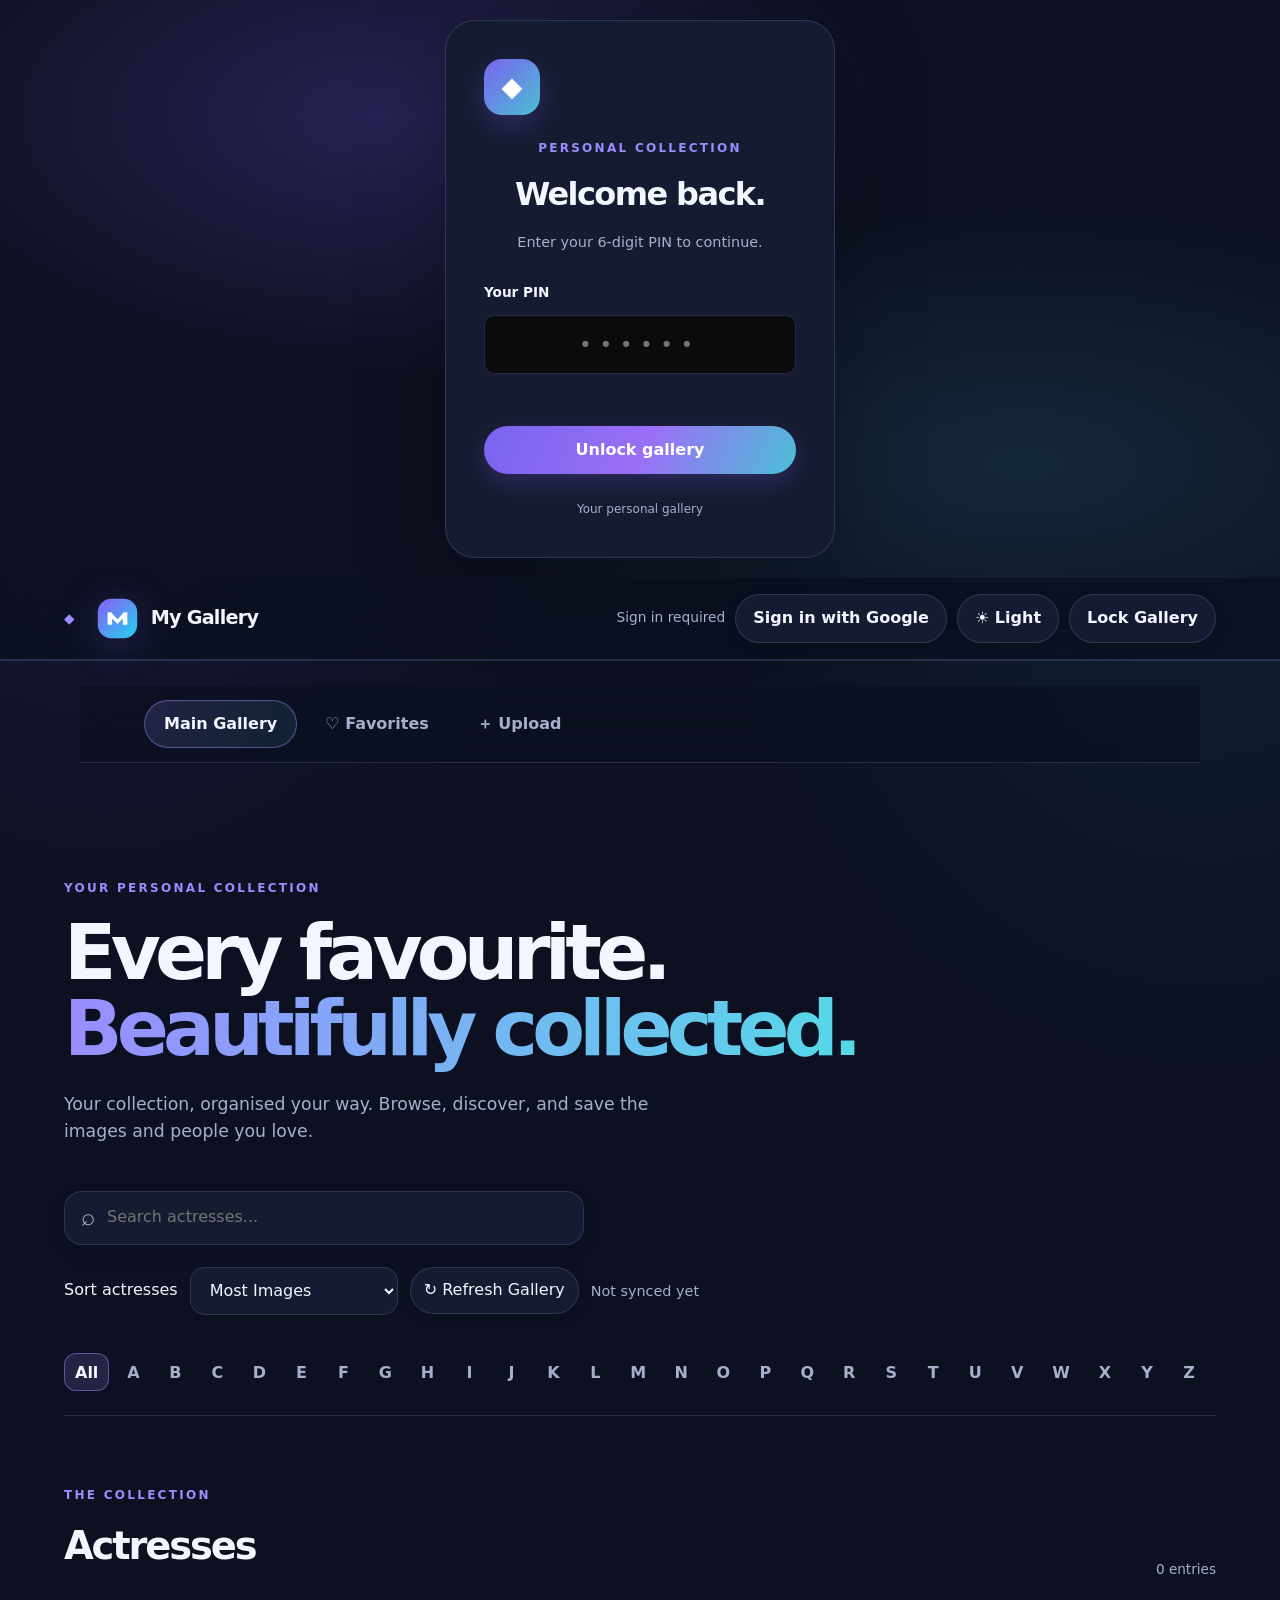
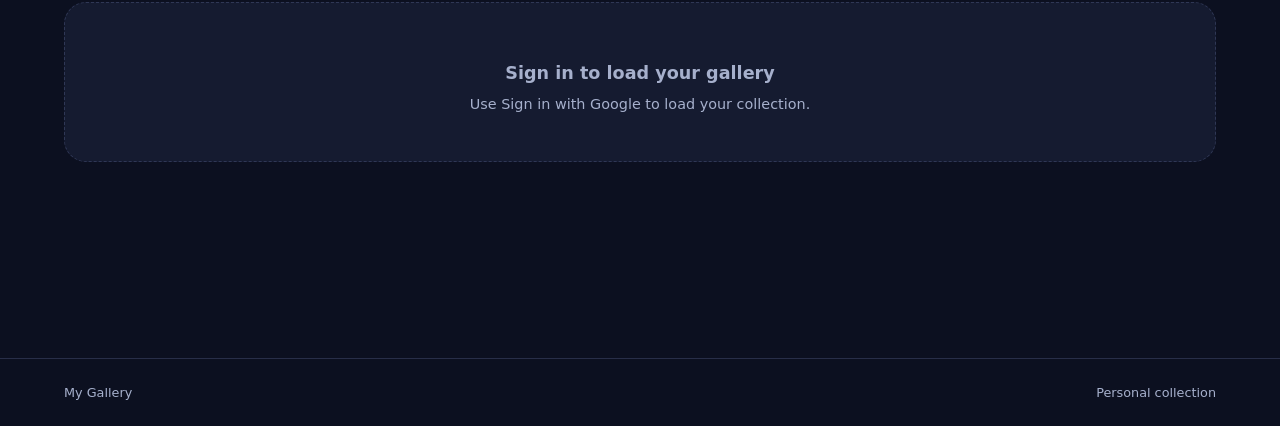
<file: index.html>
<!DOCTYPE html>
<html lang="en">

<head>
    <meta charset="UTF-8">
    <meta name="viewport" content="width=device-width, initial-scale=1.0">
    <meta name="referrer" content="no-referrer">
    <title>My Gallery</title>
    <link rel="stylesheet" href="css/style.css">
</head>

<body>
    <section id="pinScreen" class="pin-screen">
        <div class="pin-card">
            <div class="pin-logo">◆</div>
            <p class="eyebrow">PERSONAL COLLECTION</p>
            <h1>Welcome back.</h1>
            <p class="pin-description">Enter your 6-digit PIN to continue.</p>
            <form id="pinForm"> <label for="pinInput">Your PIN</label> <input id="pinInput" type="password"
                    inputmode="numeric" pattern="[0-9]{6}" maxlength="6" minlength="6" autocomplete="off"
                    placeholder="••••••" required>
                <p id="pinError" class="pin-error" role="alert"></p> <button type="submit" class="pin-submit">Unlock
                    gallery</button>
            </form>
            <p class="pin-note">Your personal gallery</p>
        </div>
    </section>
    <header class="site-header">
        <a class="brand" href="./" aria-label="My Gallery home"><span class="brand-mark" aria-hidden="true"><svg viewBox="0 0 48 48"><defs><linearGradient id="brandGrad" x1="0" y1="0" x2="1" y2="1"><stop stop-color="#8b5cf6"/><stop offset="1" stop-color="#22d3ee"/></linearGradient></defs><rect x="2" y="2" width="44" height="44" rx="15" fill="url(#brandGrad)"/><path d="M13 31V17h4l7 8 7-8h4v14h-5v-7l-6 6-6-6v7z" fill="white"/></svg></span><span>My Gallery</span></a>
        <div class="header-actions">
            <span class="status" id="connectionStatus">Sign in required</span>
            <button type="button" id="googleSignInButton" class="theme-toggle">Sign in with Google</button>
            <button type="button" id="themeToggle" class="theme-toggle" aria-label="Switch to light mode" title="Switch theme">☀️ Light</button>
            <button type="button" id="lockGalleryButton" class="theme-toggle">Lock Gallery</button>
        </div>
    </header>

    <nav class="main-tabs" aria-label="Main sections">
        <button type="button" class="main-tab active" data-tab="gallery" aria-selected="true">Main Gallery</button>
        <button type="button" class="main-tab" data-tab="favorites" aria-selected="false">♡ Favorites</button>
        <button type="button" class="main-tab" data-tab="uploader" aria-selected="false">＋ Upload</button>
    </nav>

    <main class="container">
      <section id="galleryTab" class="tab-panel active" data-panel="gallery">
        <section class="welcome">
            <p class="eyebrow">YOUR PERSONAL COLLECTION</p>
            <h1>Every favourite.<br><span>Beautifully collected.</span></h1>
            <p class="intro">
                Your collection, organised your way. Browse, discover, and save the images and people you love.
            </p>
        </section>

      </section>

      <section id="uploaderTab" class="tab-panel" data-panel="uploader" hidden>
        <section class="upload-panel" aria-labelledby="uploadTitle">
            <div class="upload-panel-heading">
                <div>
                    <p class="eyebrow">COLLECTION MANAGEMENT</p>
                    <h2 id="uploadTitle">Upload images</h2>
                    <p class="upload-help">Sign in with your Google account, choose an actress, and upload already-encrypted .enc files to your configured Drive folder. Files are stored with random filenames.</p>
                </div>
                <span class="upload-badge">PG02</span>
            </div>
            <form id="uploadForm" class="upload-form">
                <label for="uploadActress">Actress</label>
                <div class="upload-actress-row">
                    <select id="uploadActress" name="actressId" required>
                        <option value="">Load catalogue to choose an actress</option>
                    </select>
                    <button type="button" id="toggleNewActress" class="secondary-button">Add new actress</button>
                </div>
                <div id="newActressFields" class="new-actress-fields" hidden>
                    <label for="newActressName">New actress name</label>
                    <input id="newActressName" name="newActressName" type="text" maxlength="120" autocomplete="off" placeholder="Enter actress name">
                </div>
                <label for="encryptedFiles">Encrypted files (.enc)</label>
                <input id="encryptedFiles" name="encryptedFiles" type="file" accept=".enc,application/octet-stream" multiple required>
                <p class="field-help">Select encrypted files only. For large collections, uploads must be batched and resumable.</p>
                <div class="upload-actions">
                    <button type="submit" id="uploadSubmit" class="primary-button">Upload selected files</button>
                    <button type="button" id="clearUpload" class="secondary-button">Clear selection</button>
                </div>
                <div id="uploadProgressWrap" class="upload-progress-wrap" hidden>
                    <div class="upload-progress-meta"><span id="uploadStatus">Not started</span><span id="uploadPercent">0%</span></div>
                    <progress id="uploadProgress" max="100" value="0"></progress>
                </div>
                <p id="uploadMessage" class="upload-message" role="status" aria-live="polite"></p>
            </form>
        </section>
      </section>

      <section id="galleryControls" class="tab-panel active" data-panel="gallery">
        <section class="toolbar" aria-label="Gallery controls">
            <label class="search-box">
                <span aria-hidden="true">⌕</span>
                <input id="searchInput" type="search" placeholder="Search actresses..." autocomplete="off">
            </label>
        </section>

        <div class="gallery-toolbar-extra" id="galleryToolbarExtra">
            <label class="visually-hidden" for="sortSelect">Sort actresses</label>
            <select id="sortSelect" aria-label="Sort actresses">
                <option value="most">Most Images</option>
                <option value="least">Least Images</option>
                <option value="viewed">Most Viewed</option>
                <option value="favorites">Favourite Actresses</option>
                <option value="az">A–Z</option>
                <option value="za">Z–A</option>
                <option value="recent">Recently Added</option>
            </select>
            <button type="button" id="refreshGalleryButton" class="secondary-button">↻ Refresh Gallery</button>
            <span class="pager-info" id="lastSynced">Not synced yet</span>
        </div>
        <section id="actressDetail" hidden>
            <div class="detail-heading">
                <button type="button" class="back-button" id="backToActresses">← All actresses</button>
                <div><h2 id="detailActressName">Actress</h2><p class="detail-subtitle" id="detailActressCount"></p></div>
            </div>
            <div class="detail-tools"><label for="photoFilter">Show photos</label><select id="photoFilter"><option value="all">All photos</option><option value="favorites">♡ Favorite photos</option></select></div>
            <div class="gallery-message" id="detailMessage" role="status">Select an actress to load photos.</div>
            <div id="photoGrid" class="photo-grid"></div>
            <nav id="photoPager" class="pager" aria-label="Photo pages"></nav>
        </section>
        <nav class="alphabet" id="alphabet" aria-label="Filter alphabetically">
            <button class="letter active" data-letter="ALL" type="button">All</button>
            <button class="letter" data-letter="A" type="button">A</button>
            <button class="letter" data-letter="B" type="button">B</button>
            <button class="letter" data-letter="C" type="button">C</button>
            <button class="letter" data-letter="D" type="button">D</button>
            <button class="letter" data-letter="E" type="button">E</button>
            <button class="letter" data-letter="F" type="button">F</button>
            <button class="letter" data-letter="G" type="button">G</button>
            <button class="letter" data-letter="H" type="button">H</button>
            <button class="letter" data-letter="I" type="button">I</button>
            <button class="letter" data-letter="J" type="button">J</button>
            <button class="letter" data-letter="K" type="button">K</button>
            <button class="letter" data-letter="L" type="button">L</button>
            <button class="letter" data-letter="M" type="button">M</button>
            <button class="letter" data-letter="N" type="button">N</button>
            <button class="letter" data-letter="O" type="button">O</button>
            <button class="letter" data-letter="P" type="button">P</button>
            <button class="letter" data-letter="Q" type="button">Q</button>
            <button class="letter" data-letter="R" type="button">R</button>
            <button class="letter" data-letter="S" type="button">S</button>
            <button class="letter" data-letter="T" type="button">T</button>
            <button class="letter" data-letter="U" type="button">U</button>
            <button class="letter" data-letter="V" type="button">V</button>
            <button class="letter" data-letter="W" type="button">W</button>
            <button class="letter" data-letter="X" type="button">X</button>
            <button class="letter" data-letter="Y" type="button">Y</button>
            <button class="letter" data-letter="Z" type="button">Z</button>
        </nav>

        <section class="collection">
            <div class="section-heading">
                <div>
                    <p class="eyebrow">THE COLLECTION</p>
                    <h2>Actresses</h2>
                </div>
                <span id="resultCount">0 entries</span>
            </div>

            <div id="actressGrid" class="actress-grid">
                <div class="empty-state">
                    <span class="empty-icon" aria-hidden="true">◇</span>
                    <h3>Your collection will appear here</h3>
                    <p>Your gallery will appear here after you connect Google.</p>
                </div>
            </div>
            <nav id="actressPager" class="pager" aria-label="Actress pages"></nav>
        </section>
      </section>
    </main>
    <div id="imageViewer" class="image-viewer" role="dialog" aria-modal="true" aria-label="Image viewer" hidden>
        <button type="button" class="viewer-close" id="viewerClose" aria-label="Close image viewer">✕</button>
        <button type="button" class="viewer-nav viewer-prev" id="viewerPrev" aria-label="Previous image">‹</button>
        <img id="viewerImage" alt="Selected gallery image">
        <button type="button" class="viewer-nav viewer-next" id="viewerNext" aria-label="Next image">›</button>
        <div class="viewer-caption" id="viewerCaption"></div>
    </div>

    <footer class="site-footer">
        <span>My Gallery</span>
        <span>Personal collection</span>
    </footer>

    <script src="js/api.js" defer></script>
    <script src="js/app.js" defer></script>
</body>

</html>
</file>
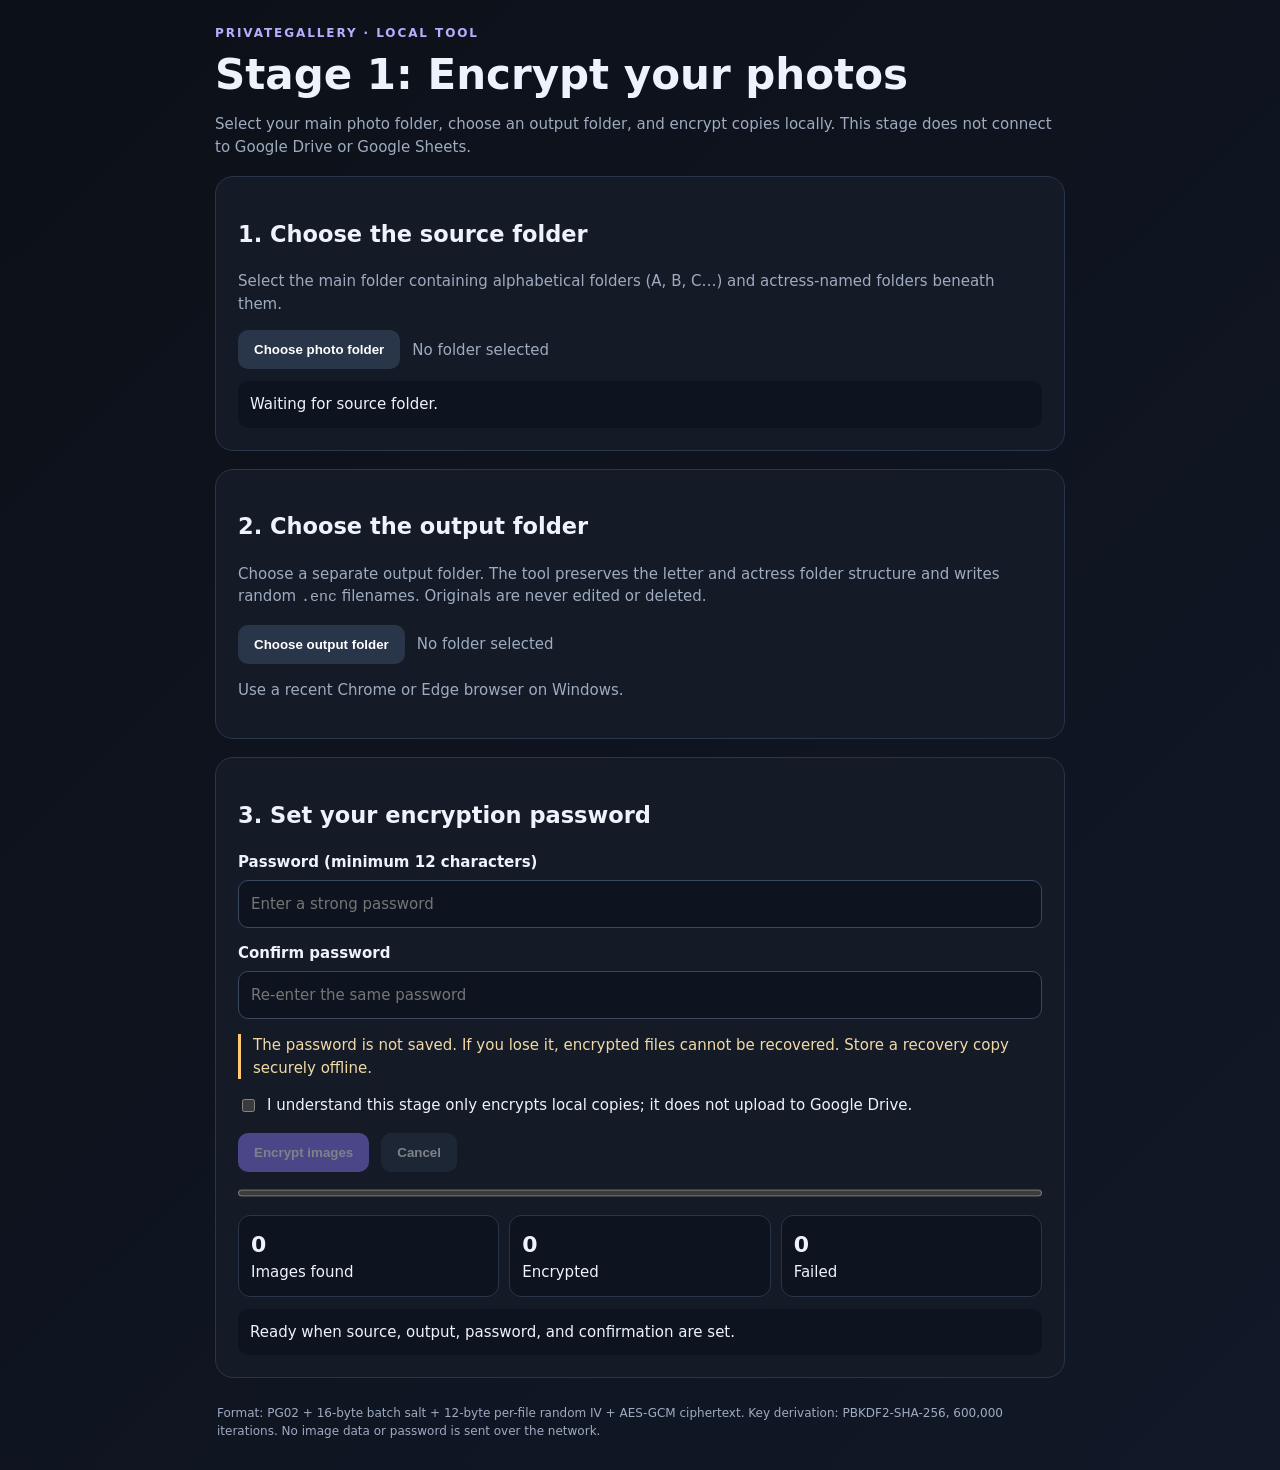
<file: encryptor.html>
<!doctype html>
<html lang="en">

<head>
    <meta charset="utf-8">
    <meta name="viewport" content="width=device-width,initial-scale=1">
    <title>PrivateGallery — Stage 1 Encryptor</title>
    <style>
        :root {
            color-scheme: dark;
            --panel: #151c28;
            --line: #293548;
            --text: #eef3fb;
            --muted: #9eabc0;
            --accent: #8c7bff;
            --bad: #ff8585
        }

        * {
            box-sizing: border-box
        }

        body {
            margin: 0;
            background: linear-gradient(135deg, #0c1018, #111827);
            color: var(--text);
            font: 15px/1.5 system-ui, Segoe UI, sans-serif;
            padding: 24px
        }

        main {
            max-width: 850px;
            margin: auto
        }

        .tag {
            color: #b8adff;
            letter-spacing: .16em;
            font-size: 12px;
            font-weight: 700
        }

        h1 {
            font-size: clamp(28px, 5vw, 42px);
            line-height: 1.1;
            margin: 10px 0
        }

        p,
        .hint {
            color: var(--muted)
        }

        .panel {
            background: rgba(21, 28, 40, .95);
            border: 1px solid var(--line);
            border-radius: 18px;
            padding: 22px;
            margin: 18px 0
        }

        .row {
            display: flex;
            gap: 12px;
            flex-wrap: wrap;
            align-items: center
        }

        button {
            border: 0;
            border-radius: 10px;
            padding: 12px 16px;
            font-weight: 700;
            cursor: pointer;
            background: var(--accent);
            color: white
        }

        button.secondary {
            background: #293548
        }

        button:disabled {
            opacity: .45;
            cursor: not-allowed
        }

        label {
            display: block;
            font-weight: 650;
            margin: 14px 0 6px
        }

        input[type=password] {
            width: 100%;
            padding: 12px;
            border-radius: 10px;
            border: 1px solid #3a4860;
            background: #0d1420;
            color: white;
            font: inherit
        }

        .status {
            padding: 12px;
            border-radius: 10px;
            background: #0d1420;
            margin-top: 12px;
            white-space: pre-wrap;
            overflow-wrap: anywhere
        }

        .status.bad {
            color: var(--bad)
        }

        progress {
            width: 100%;
            height: 14px;
            margin-top: 14px;
            accent-color: var(--accent)
        }

        .stats {
            display: grid;
            grid-template-columns: repeat(3, 1fr);
            gap: 10px;
            margin-top: 12px
        }

        .stat {
            background: #0d1420;
            border: 1px solid var(--line);
            padding: 12px;
            border-radius: 12px
        }

        .stat b {
            display: block;
            font-size: 22px
        }

        .warning {
            border-left: 3px solid #ffca70;
            padding-left: 12px;
            color: #f1d9a7
        }

        .check {
            display: flex;
            gap: 9px;
            align-items: flex-start;
            font-weight: 400
        }

        .check input {
            margin-top: 5px
        }

        footer {
            font-size: 12px;
            color: var(--muted);
            padding: 8px 2px
        }

        @media(max-width:520px) {
            body {
                padding: 14px
            }

            .panel {
                padding: 16px
            }

            .stats {
                grid-template-columns: 1fr
            }
        }
    </style>
</head>

<body>
    <main>
        <div class="tag">PRIVATEGALLERY · LOCAL TOOL</div>
        <h1>Stage 1: Encrypt your photos</h1>
        <p>Select your main photo folder, choose an output folder, and encrypt copies locally. This stage does not
            connect to Google Drive or Google Sheets.</p>
        <section class="panel">
            <h2>1. Choose the source folder</h2>
            <p>Select the main folder containing alphabetical folders (A, B, C…) and actress-named folders beneath them.
            </p>
            <div class="row"><button id="chooseSource" class="secondary">Choose photo folder</button><span
                    id="sourceSummary" class="hint">No folder selected</span></div><input id="sourceInput" type="file"
                webkitdirectory directory multiple hidden>
            <div class="status" id="scanStatus">Waiting for source folder.</div>
        </section>
        <section class="panel">
            <h2>2. Choose the output folder</h2>
            <p>Choose a separate output folder. The tool preserves the letter and actress folder structure and writes
                random <code>.enc</code> filenames. Originals are never edited or deleted.</p>
            <div class="row"><button id="chooseOutput" class="secondary">Choose output folder</button><span
                    id="outputSummary" class="hint">No folder selected</span></div>
            <p class="hint">Use a recent Chrome or Edge browser on Windows.</p>
        </section>
        <section class="panel">
            <h2>3. Set your encryption password</h2><label for="password">Password (minimum 12 characters)</label><input
                id="password" type="password" autocomplete="new-password" placeholder="Enter a strong password"><label
                for="password2">Confirm password</label><input id="password2" type="password"
                autocomplete="new-password" placeholder="Re-enter the same password">
            <p class="warning">The password is not saved. If you lose it, encrypted files cannot be recovered. Store a
                recovery copy securely offline.</p><label class="check"><input type="checkbox" id="ack"> I understand
                this stage only encrypts local copies; it does not upload to Google Drive.</label>
            <div class="row" style="margin-top:16px"><button id="start" disabled>Encrypt images</button><button
                    id="cancel" class="secondary" disabled>Cancel</button></div><progress id="progress" value="0"
                max="100"></progress>
            <div class="stats">
                <div class="stat"><b id="total">0</b><span>Images found</span></div>
                <div class="stat"><b id="done">0</b><span>Encrypted</span></div>
                <div class="stat"><b id="failed">0</b><span>Failed</span></div>
            </div>
            <div class="status" id="runStatus">Ready when source, output, password, and confirmation are set.</div>
        </section>
        <footer>Format: PG02 + 16-byte batch salt + 12-byte per-file random IV + AES-GCM ciphertext. Key derivation:
            PBKDF2-SHA-256, 600,000 iterations. No image data or password is sent over the network.</footer>
    </main>
    <script>
        "use strict";
        (() => {
            const $ = id => document.getElementById(id), sourceInput = $("sourceInput"); let files = [], outputHandle = null, cancelRequested = false;
            const imageExt = /\.(jpe?g|png|webp|gif|bmp|tiff?)$/i;
            $("chooseSource").addEventListener("click", () => sourceInput.click());
            sourceInput.addEventListener("change", () => {
                files = Array.from(sourceInput.files || []).filter(f => imageExt.test(f.name));
                $("sourceSummary").textContent = files.length ? `${files.length.toLocaleString()} images selected` : "No supported images found"; $("total").textContent = files.length.toLocaleString();
                const paths = files.map(f => (f.webkitRelativePath || f.name).split("/")); const actresses = new Set(paths.map(p => p.length >= 3 ? p[2] : (p[1] || "Unsorted")));
                $("scanStatus").textContent = files.length ? `Found ${files.length.toLocaleString()} supported images across ${actresses.size.toLocaleString()} actress folder(s).\nExpected layout: main folder / letter / actress / image.` : "No supported images found. Choose the main folder.";
                updateReady();
            });
            $("chooseOutput").addEventListener("click", async () => { try { if (!window.showDirectoryPicker) { setStatus("runStatus", "Choose an output folder requires recent Chrome or Edge on Windows.", true); return } outputHandle = await window.showDirectoryPicker({ mode: "readwrite" }); $("outputSummary").textContent = "Output folder selected"; updateReady() } catch (e) { if (e.name !== "AbortError") setStatus("runStatus", "Could not select output folder: " + e.message, true) } });
            ["password", "password2", "ack"].forEach(id => $(id).addEventListener("input", updateReady));
            function updateReady() { $("start").disabled = !(files.length && outputHandle && $("password").value.length >= 12 && $("password").value === $("password2").value && $("ack").checked) }
            function setStatus(id, text, bad = false) { $(id).className = "status" + (bad ? " bad" : ""); $(id).textContent = text }
            function randomHex(n = 16) { return Array.from(crypto.getRandomValues(new Uint8Array(n)), b => b.toString(16).padStart(2, "0")).join("") }
            async function deriveKey(password, salt) { const material = await crypto.subtle.importKey("raw", new TextEncoder().encode(password), "PBKDF2", false, ["deriveKey"]); return crypto.subtle.deriveKey({ name: "PBKDF2", salt, iterations: 600000, hash: "SHA-256" }, material, { name: "AES-GCM", length: 256 }, false, ["encrypt"]) }
            async function writeEncrypted(file, folderParts, key, salt) { let dir = outputHandle; for (const part of folderParts.filter(Boolean)) dir = await dir.getDirectoryHandle(part, { create: true }); const iv = crypto.getRandomValues(new Uint8Array(12)), plain = await file.arrayBuffer(), cipher = await crypto.subtle.encrypt({ name: "AES-GCM", iv }, key, plain); const out = new Uint8Array(32 + cipher.byteLength); out.set(new TextEncoder().encode("PG02"), 0); out.set(salt, 4); out.set(iv, 20); out.set(new Uint8Array(cipher), 32); const handle = await dir.getFileHandle(randomHex(16) + ".enc", { create: true }), w = await handle.createWritable(); await w.write(out); await w.close() }
            $("cancel").addEventListener("click", () => { cancelRequested = true; $("cancel").disabled = true; setStatus("runStatus", "Cancellation requested; finishing the current image…") });
            $("start").addEventListener("click", async () => {
                if (!files.length || !outputHandle) return; const password = $("password").value; if (password.length < 12 || password !== $("password2").value) { setStatus("runStatus", "Both password fields must match and contain at least 12 characters.", true); return } if (!crypto.subtle) { setStatus("runStatus", "Web Crypto is unavailable. Use current Chrome or Edge.", true); return } cancelRequested = false; $("start").disabled = true; $("cancel").disabled = false; $("done").textContent = "0"; $("failed").textContent = "0"; $("progress").value = 0; const salt = crypto.getRandomValues(new Uint8Array(16));
                try { setStatus("runStatus", "Deriving encryption key…"); const key = await deriveKey(password, salt); let done = 0, failed = 0; for (let i = 0; i < files.length; i++) { if (cancelRequested) break; const file = files[i], rel = (file.webkitRelativePath || file.name).split("/");/* rel[0]=selected root; rel[1]=letter; rel[2]=actress */const folders = rel.length >= 4 ? rel.slice(1, -1) : rel.length >= 3 ? rel.slice(1, -1) : ["Unsorted"]; try { await writeEncrypted(file, folders, key, salt); done++ } catch (e) { failed++; console.error("Encryption failed:", e) } $("done").textContent = done.toLocaleString(); $("failed").textContent = failed.toLocaleString(); $("progress").value = Math.round((i + 1) / files.length * 100); setStatus("runStatus", `${cancelRequested ? "Stopping" : "Encrypting"} ${i + 1} of ${files.length}\nEncrypted: ${done}\nFailed: ${failed}\nCurrent file: ${file.name}`); await new Promise(r => setTimeout(r, 0)) } setStatus("runStatus", `${cancelRequested ? "Stopped" : "Finished"}.\nEncrypted: ${done}\nFailed: ${failed}\nNo Google Drive upload has occurred.`); if (failed) $("runStatus").classList.add("bad") } catch (e) { setStatus("runStatus", "Encryption could not start: " + e.message, true) } finally { $("cancel").disabled = true; $("password").value = ""; $("password2").value = ""; updateReady() }
            });
        })();
    </script>
</body>

</html>
</file>
<file: css/style.css>
:root {
    color-scheme: dark;
    --background: #0b0b0e;
    --surface: #141419;
    --surface-hover: #1d1d25;
    --border: #292932;
    --text: #f5f5f7;
    --muted: #92929f;
    --accent: #c7a4ff;
    --accent-soft: rgba(199, 164, 255, 0.12);
}

* {
    box-sizing: border-box;
}

html {
    scroll-behavior: smooth;
}

body {
    margin: 0;
    background: var(--background);
    color: var(--text);
    font-family: Inter, -apple-system, BlinkMacSystemFont, "Segoe UI",
        sans-serif;
    line-height: 1.6;
}

button,
input {
    font: inherit;
}

button {
    cursor: pointer;
}

a {
    color: inherit;
    text-decoration: none;
}

.site-header {
    min-height: 76px;
    padding: 18px 6%;
    display: flex;
    justify-content: space-between;
    align-items: center;
    gap: 16px;
    border-bottom: 1px solid var(--border);
    background: rgba(11, 11, 14, 0.95);
}

.brand {
    font-size: 1.15rem;
    font-weight: 750;
    letter-spacing: -0.04em;
}

.brand::before {
    content: "◆";
    color: var(--accent);
    margin-right: 10px;
    font-size: 0.85rem;
}

.status {
    color: var(--muted);
    font-size: 0.8rem;
}

.container {
    width: min(1120px, 88%);
    margin: 0 auto;
}

.welcome {
    padding: 78px 0 48px;
}

.eyebrow {
    margin: 0 0 12px;
    color: var(--accent);
    font-size: 0.72rem;
    font-weight: 750;
    letter-spacing: 0.17em;
    text-transform: uppercase;
}

.welcome h1 {
    margin: 0;
    font-size: clamp(2.5rem, 7vw, 5rem);
    line-height: 1.08;
    letter-spacing: -0.065em;
}

.welcome h1 span {
    color: var(--muted);
}

.intro {
    max-width: 520px;
    margin: 22px 0 0;
    color: var(--muted);
    font-size: 1rem;
}

.toolbar {
    margin: 12px 0 22px;
}

.search-box {
    display: flex;
    align-items: center;
    gap: 12px;
    width: 100%;
    min-height: 52px;
    padding: 0 17px;
    background: var(--surface);
    border: 1px solid var(--border);
    border-radius: 12px;
}

.search-box > span {
    color: var(--muted);
    font-size: 1.5rem;
}

.search-box input {
    width: 100%;
    min-width: 0;
    padding: 13px 0;
    border: 0;
    outline: 0;
    color: var(--text);
    background: transparent;
}

.search-box:focus-within {
    border-color: var(--accent);
}

.alphabet {
    display: flex;
    flex-wrap: wrap;
    gap: 7px;
    padding: 18px 0 32px;
    border-bottom: 1px solid var(--border);
}

.letter {
    min-width: 38px;
    min-height: 38px;
    padding: 7px 10px;
    border: 1px solid transparent;
    border-radius: 9px;
    background: transparent;
    color: var(--muted);
}

.letter:hover {
    color: var(--text);
    background: var(--surface-hover);
}

.letter.active {
    color: var(--text);
    border-color: rgba(199, 164, 255, 0.3);
    background: var(--accent-soft);
}

.collection {
    padding: 38px 0 70px;
}

.section-heading {
    display: flex;
    justify-content: space-between;
    align-items: end;
    gap: 16px;
    margin-bottom: 25px;
}

.section-heading h2 {
    margin: 0;
    font-size: 1.9rem;
    letter-spacing: -0.045em;
}

.section-heading > span {
    color: var(--muted);
    font-size: 0.85rem;
}

.actress-grid {
    display: grid;
    grid-template-columns: repeat(auto-fill, minmax(190px, 1fr));
    gap: 18px;
}

.empty-state {
    grid-column: 1 / -1;
    padding: 58px 20px;
    text-align: center;
    background: var(--surface);
    border: 1px dashed var(--border);
    border-radius: 16px;
}

.empty-icon {
    color: var(--accent);
    font-size: 2.2rem;
}

.empty-state h3 {
    margin: 12px 0 6px;
    font-size: 1.1rem;
}

.empty-state p {
    margin: 0;
    color: var(--muted);
    font-size: 0.9rem;
}

.site-footer {
    display: flex;
    justify-content: space-between;
    flex-wrap: wrap;
    gap: 12px;
    padding: 24px 6%;
    border-top: 1px solid var(--border);
    color: var(--muted);
    font-size: 0.8rem;
}

@media (max-width: 600px) {
    .site-header {
        min-height: 64px;
        padding: 14px 5%;
    }

    .container {
        width: 90%;
    }

    .welcome {
        padding-top: 55px;
    }

    .alphabet {
        gap: 5px;
    }

    .letter {
        min-width: 35px;
        min-height: 40px;
        padding: 6px 8px;
    }

    .actress-grid {
        grid-template-columns: repeat(2, minmax(0, 1fr));
        gap: 12px;
    }

    .site-footer {
        padding: 22px 5%;
    }
}

.actress-card {
    overflow: hidden;
    background: var(--surface);
    border: 1px solid var(--border);
    border-radius: 14px;
}

.actress-preview {
    display: grid;
    min-height: 145px;
    place-items: center;
    background: linear-gradient(135deg, #25212f, #17171d);
    color: var(--accent);
    font-size: 2.5rem;
    font-weight: 700;
}

.actress-details {
    padding: 14px;
}

.actress-details h3 {
    margin: 0;
    font-size: 0.95rem;
    overflow-wrap: anywhere;
}

.actress-details p {
    margin: 5px 0 0;
    color: var(--muted);
    font-size: 0.8rem;
}

.pin-screen { position: static; inset: 0; z-index: 10000; display: grid; place-items: center; padding: 20px; background: #0b0b0e; } .pin-card { width: min(100%, 390px); padding: 36px; border: 1px solid var(--border); border-radius: 20px; background: var(--surface); text-align: center; } .pin-logo { margin-bottom: 24px; color: var(--accent); font-size: 2rem; } .pin-card h1 { margin: 0; font-size: 2rem; letter-spacing: -0.05em; } .pin-description { margin: 12px 0 28px; color: var(--muted); font-size: 0.9rem; } .pin-card form { display: grid; gap: 12px; text-align: left; } .pin-card label { font-size: 0.85rem; font-weight: 600; } .pin-card input { width: 100%; min-height: 54px; padding: 12px; border: 1px solid var(--border); border-radius: 10px; outline: none; background: #0b0b0e; color: var(--text); font-size: 1.35rem; letter-spacing: 0.35em; text-align: center; } .pin-card input:focus { border-color: var(--accent); } .pin-submit { min-height: 48px; margin-top: 8px; border: 0; border-radius: 10px; background: var(--accent); color: #17121f; font-weight: 750; } .pin-submit:hover { filter: brightness(1.08); } .pin-error { min-height: 20px; margin: 0; color: #ff8585; font-size: 0.82rem; } .pin-note { margin: 26px 0 0; color: var(--muted); font-size: 0.75rem; } @media (max-width: 420px) { .pin-card { padding: 26px 20px; } }

#pinScreen[hidden] {
    display: none !important;
}

/* Encrypted upload panel */
.upload-panel { margin: 8px 0 34px; padding: 24px; background: var(--surface); border: 1px solid var(--border); border-radius: 16px; }
.upload-panel-heading { display: flex; justify-content: space-between; align-items: flex-start; gap: 18px; margin-bottom: 22px; }
.upload-panel-heading h2 { margin: 0; font-size: 1.45rem; letter-spacing: -0.04em; }
.upload-help, .field-help { margin: 8px 0 0; color: var(--muted); font-size: .88rem; }
.upload-badge { padding: 5px 10px; border: 1px solid rgba(199,164,255,.3); border-radius: 8px; color: var(--accent); font-size: .78rem; font-weight: 700; }
.upload-form { display: grid; gap: 10px; }
.upload-form label { margin-top: 8px; font-size: .88rem; font-weight: 650; }
.upload-form select, .upload-form input[type="text"], .upload-form input[type="file"] { width: 100%; min-width: 0; padding: 12px; color: var(--text); background: #0b0b0e; border: 1px solid var(--border); border-radius: 10px; }
.upload-actress-row, .upload-actions { display: flex; gap: 10px; align-items: center; }
.upload-actress-row select { flex: 1; }
.primary-button, .secondary-button { min-height: 44px; padding: 10px 15px; border-radius: 10px; font-weight: 700; }
.primary-button { border: 0; background: var(--accent); color: #17121f; }
.secondary-button { border: 1px solid var(--border); background: var(--surface-hover); color: var(--text); }
.primary-button:disabled, .secondary-button:disabled { opacity: .55; cursor: not-allowed; }
.new-actress-fields { display: grid; gap: 8px; margin: 6px 0; }
.upload-progress-wrap { margin-top: 10px; }
.upload-progress-meta { display: flex; justify-content: space-between; gap: 12px; margin-bottom: 8px; color: var(--muted); font-size: .85rem; }
.upload-progress-wrap progress { width: 100%; height: 12px; }
.upload-message { min-height: 1.3em; margin: 4px 0 0; font-size: .9rem; }
.upload-message.error { color: #ff8585; }
.upload-message.success { color: #9de5b2; }
@media (max-width: 600px) { .upload-panel { padding: 18px; } .upload-actress-row, .upload-actions { align-items: stretch; flex-direction: column; } .upload-actress-row select, .upload-actress-row button { width: 100%; } }


/* Main tabs and theme toggle */
.header-actions { display: flex; align-items: center; gap: 14px; }
.theme-toggle { min-height: 38px; padding: 7px 12px; border: 1px solid var(--border); border-radius: 10px; background: var(--surface); color: var(--text); font-weight: 650; white-space: nowrap; }
.main-tabs { width: min(1120px, 88%); margin: 26px auto 0; display: flex; gap: 8px; border-bottom: 1px solid var(--border); }
.main-tab { padding: 12px 18px; border: 0; border-bottom: 2px solid transparent; background: transparent; color: var(--muted); font: inherit; font-weight: 700; }
.main-tab.active { color: var(--text); border-bottom-color: var(--accent); }
.tab-panel[hidden] { display: none !important; }
.tab-panel { display: block; }
:root[data-theme="light"] { color-scheme: light; --background: #f6f7fb; --surface: #ffffff; --surface-hover: #eef0f7; --border: #dfe2eb; --text: #20212a; --muted: #656879; --accent: #6941c6; --accent-soft: rgba(105, 65, 198, 0.10); }
:root[data-theme="light"] .site-header { background: rgba(246, 247, 251, .96); }
:root[data-theme="light"] .actress-preview { background: linear-gradient(135deg, #ece7f7, #f5f3fa); }
:root[data-theme="light"] .pin-screen { background: #f6f7fb; }
:root[data-theme="light"] .pin-card input,
:root[data-theme="light"] .upload-form select,
:root[data-theme="light"] .upload-form input[type="text"],
:root[data-theme="light"] .upload-form input[type="file"] { background: #fff; color: var(--text); }
@media (max-width: 600px) {
  .main-tabs { width: 90%; }
  .header-actions { gap: 8px; flex-wrap: wrap; justify-content: flex-end; }
  .status { font-size: .72rem; }
  .theme-toggle { padding: 6px 9px; font-size: .8rem; }
}

/* Gallery browsing, sorting, pagination and image viewer */
.gallery-toolbar-extra{display:flex;gap:10px;align-items:center;flex-wrap:wrap;margin:12px 0 18px}
.gallery-toolbar-extra select,.gallery-toolbar-extra button,.pager button,.back-button,.viewer-close,.viewer-nav{border:1px solid var(--line);border-radius:10px;padding:10px 13px;background:var(--panel);color:var(--text);font:inherit;cursor:pointer}
.gallery-toolbar-extra select{min-width:170px;max-width:100%}
.pager{display:flex;gap:7px;justify-content:center;align-items:center;flex-wrap:wrap;margin:22px 0}
.pager button.active{background:var(--accent);color:#fff;border-color:var(--accent)}
.pager button:disabled{opacity:.4;cursor:not-allowed}
.pager .pager-info{color:var(--muted);font-size:.9rem;margin:0 8px}
.actress-card{cursor:pointer;overflow:hidden;transition:transform .18s ease,border-color .18s ease}
.actress-card:hover{transform:translateY(-3px)}
.actress-preview{position:relative;overflow:hidden;display:flex;align-items:center;justify-content:center}
.actress-preview img,.photo-tile img{width:100%;height:100%;object-fit:cover;display:block}
.actress-preview .cover-placeholder{font-size:1.6rem;letter-spacing:.08em}
.actress-preview .cover-loading{font-size:.82rem;color:var(--muted)}
.detail-heading{display:flex;gap:12px;align-items:center;flex-wrap:wrap;margin:12px 0 18px}
.detail-heading h2{margin:0}
.detail-subtitle{color:var(--muted);margin:5px 0 0}
.photo-grid{display:grid;grid-template-columns:repeat(5,minmax(0,1fr));gap:12px}
.photo-tile{aspect-ratio:3/4;min-width:0;border:1px solid var(--line);border-radius:12px;overflow:hidden;background:var(--panel);padding:0;cursor:pointer;position:relative}
.photo-tile img{transition:transform .2s ease}
.photo-tile:hover img{transform:scale(1.025)}
.photo-tile .photo-placeholder{display:flex;width:100%;height:100%;align-items:center;justify-content:center;color:var(--muted);font-size:.85rem;padding:8px;text-align:center}
.gallery-message{padding:16px;border:1px solid var(--line);border-radius:12px;color:var(--muted);margin:12px 0;overflow-wrap:anywhere}
.image-viewer{position:fixed;inset:0;z-index:1000;background:rgba(0,0,0,.92);display:flex;align-items:center;justify-content:center;padding:60px 64px 24px}
.image-viewer[hidden]{display:none}
.image-viewer img{max-width:100%;max-height:100%;object-fit:contain}
.viewer-close{position:absolute;top:14px;right:14px;font-size:1.1rem;background:#202838}
.viewer-nav{position:absolute;top:50%;transform:translateY(-50%);font-size:1.5rem;background:#202838;padding:12px 16px}
.viewer-prev{left:12px}.viewer-next{right:12px}
.viewer-caption{position:absolute;bottom:12px;left:15%;right:15%;text-align:center;color:#fff;font-size:.9rem}
@media(max-width:900px){.photo-grid{grid-template-columns:repeat(4,minmax(0,1fr))}}
@media(max-width:620px){.photo-grid{grid-template-columns:repeat(3,minmax(0,1fr));gap:7px}.gallery-toolbar-extra{align-items:stretch}.gallery-toolbar-extra select{flex:1}.image-viewer{padding:60px 44px 38px}.viewer-prev{left:3px}.viewer-next{right:3px}.viewer-nav{padding:9px 11px}}
@media(max-width:420px){.photo-grid{grid-template-columns:repeat(2,minmax(0,1fr))}.pager{gap:5px}.pager button{padding:8px 10px}}

/* ===== Gallery visual polish: consistent covers, refined controls, responsive layout ===== */
:root {
  --background: #090b12;
  --surface: #111521;
  --surface-hover: #191f2e;
  --border: #272f43;
  --text: #f4f5fb;
  --muted: #9ba5bb;
  --accent: #a78bfa;
  --accent-soft: rgba(167, 139, 250, .14);
  --panel: #111521;
  --line: #272f43;
}
:root[data-theme="light"] {
  color-scheme: light;
  --background: #f4f5fb;
  --surface: #ffffff;
  --surface-hover: #eef0fa;
  --border: #e0e3ef;
  --text: #20243a;
  --muted: #6d748b;
  --accent: #7252d5;
  --accent-soft: rgba(114, 82, 213, .10);
  --panel: #ffffff;
  --line: #e0e3ef;
}
body {
  background: radial-gradient(ellipse at 12% 0%, rgba(124, 91, 220, .10), transparent 38%), var(--background);
  transition: background-color .25s ease, color .25s ease;
}
.site-header {
  position: static; top: 0; z-index: 50;
  backdrop-filter: blur(16px);
  background: color-mix(in srgb, var(--background) 88%, transparent);
  box-shadow: 0 1px 0 var(--border);
}
.brand { letter-spacing: -.045em; }
.container { width: min(1240px, 92%); }
.welcome { padding-top: clamp(38px, 6vw, 76px); }
.welcome h1 { text-wrap: balance; }
input, select, textarea {
  border: 1px solid var(--border);
  border-radius: 14px;
  background: var(--surface);
  color: var(--text);
  transition: border-color .18s ease, box-shadow .18s ease, background .18s ease;
}
input:focus, select:focus, textarea:focus {
  outline: none; border-color: var(--accent);
  box-shadow: 0 0 0 3px var(--accent-soft);
}
button, .letter, .main-tab, .theme-toggle, .primary-button, .secondary-button,
.gallery-toolbar-extra button, .gallery-toolbar-extra select, .pager button,
.back-button, .viewer-close, .viewer-nav, .pin-submit {
  border-radius: 999px;
  transition: transform .18s ease, background-color .18s ease, border-color .18s ease,
    box-shadow .18s ease, filter .18s ease;
}
button:hover:not(:disabled), .letter:hover, .main-tab:hover, .theme-toggle:hover,
.gallery-toolbar-extra button:hover, .pager button:hover:not(:disabled),
.back-button:hover, .viewer-close:hover, .viewer-nav:hover, .primary-button:hover,
.secondary-button:hover {
  transform: translateY(-1px);
  box-shadow: 0 6px 18px rgba(0,0,0,.12);
}
button:active:not(:disabled) { transform: translateY(0) scale(.985); }
.actress-grid {
  grid-template-columns: repeat( auto-fill, minmax(min(100%, 205px), 1fr) );
  gap: clamp(12px, 1.8vw, 20px);
}
.actress-card {
  min-width: 0;
  border-radius: 18px;
  border-color: var(--border);
  background: var(--surface);
  box-shadow: 0 5px 20px rgba(0,0,0,.08);
  transition: transform .22s ease, border-color .22s ease, box-shadow .22s ease;
}
.actress-card:hover {
  transform: translateY(-5px);
  border-color: color-mix(in srgb, var(--accent) 65%, var(--border));
  box-shadow: 0 14px 34px rgba(0,0,0,.18);
}
/* Fixed 4:5 cover area keeps every actress card aligned regardless of source-photo shape. */
.actress-preview {
  width: 100%; height: auto; min-height: 0; aspect-ratio: 4 / 5;
  background: linear-gradient(135deg, #29233e, #171a27);
  isolation: isolate;
}
.actress-preview img {
  width: 100%; height: 100%; aspect-ratio: 4 / 5;
  object-fit: cover; object-position: center 25%;
  transition: transform .45s cubic-bezier(.2,.7,.2,1), filter .3s ease;
}
.actress-card:hover .actress-preview img { transform: scale(1.045); filter: saturate(1.05); }
.actress-details { padding: 13px 14px 15px; }
.actress-details h3 { font-size: .96rem; line-height: 1.35; }
.actress-details p {
  display: inline-flex; align-items: center; gap: 5px;
  margin-top: 9px; padding: 4px 9px; border-radius: 999px;
  background: var(--accent-soft); color: var(--accent);
  font-size: .74rem; font-weight: 700;
}
.letter {
  border: 1px solid transparent; border-radius: 999px;
}
.letter.active, .letter[aria-pressed="true"] {
  background: var(--accent-soft); border-color: color-mix(in srgb, var(--accent) 42%, transparent); color: var(--accent);
}
.gallery-toolbar-extra { gap: 9px; }
.gallery-toolbar-extra select, .gallery-toolbar-extra button, .pager button,
.back-button, .viewer-close, .viewer-nav {
  border-color: var(--border); background: var(--surface); border-radius: 999px;
}
.pager button.active { background: var(--accent); color: #fff; border-color: var(--accent); box-shadow: 0 4px 14px var(--accent-soft); }
.photo-grid { gap: clamp(8px, 1.5vw, 15px); }
.photo-tile { aspect-ratio: 4 / 5; border-radius: 15px; border-color: var(--border); background: var(--surface); }
.photo-tile img { object-fit: cover; transition: transform .35s ease, filter .25s ease; }
.photo-tile:hover img { transform: scale(1.045); filter: saturate(1.06); }
.image-viewer { backdrop-filter: blur(12px); background: rgba(5,7,13,.94); }
.viewer-close, .viewer-nav { border-color: rgba(255,255,255,.18); background: rgba(28,32,48,.92); color: white; }
.pin-card, .upload-panel { box-shadow: 0 18px 55px rgba(0,0,0,.16); }
:root[data-theme="light"] .site-header { background: rgba(255,255,255,.88); }
:root[data-theme="light"] .actress-card { box-shadow: 0 5px 20px rgba(28,34,60,.06); }
:root[data-theme="light"] .actress-card:hover { box-shadow: 0 14px 34px rgba(28,34,60,.12); }
@media (max-width: 600px) {
  .container { width: 92%; }
  .welcome { padding-bottom: 30px; }
  .actress-grid { grid-template-columns: repeat(2, minmax(0, 1fr)); gap: 11px; }
  .actress-card { border-radius: 14px; }
  .actress-details { padding: 10px; }
  .actress-details h3 { font-size: .84rem; }
  .actress-details p { font-size: .68rem; padding: 4px 7px; }
  .photo-grid { grid-template-columns: repeat(2, minmax(0, 1fr)); gap: 9px; }
  .gallery-toolbar-extra select { min-width: 0; }
  .pager { gap: 6px; }
  .pager button { padding: 8px 11px; }
}
@media (prefers-reduced-motion: reduce) {
  *, *::before, *::after { scroll-behavior: auto !important; transition-duration: .01ms !important; animation-duration: .01ms !important; }
}


/* Gallery refresh and favourites */
.favorite-toggle {
  position: absolute; z-index: 3; top: 10px; right: 10px; width: 38px; height: 38px;
  border: 1px solid rgba(255,255,255,.22); border-radius: 50%; background: rgba(22,24,44,.82);
  color: #ffd166; font-size: 1.35rem; line-height: 1; cursor: pointer; backdrop-filter: blur(8px);
  box-shadow: 0 5px 18px rgba(0,0,0,.18); transition: transform .18s ease, background .18s ease;
}
.favorite-toggle:hover { transform: scale(1.08); background: rgba(90,72,150,.94); }
.actress-card { position: relative; }
.photo-card-wrap { position: relative; min-width: 0; aspect-ratio: 4 / 5; }
.photo-card-wrap .photo-tile { width: 100%; height: 100%; }
.photo-favorite-toggle { top: 8px; right: 8px; }
#refreshGalleryButton { white-space: nowrap; }
#lastSynced { align-self: center; }
@media (max-width: 640px) {
  .header-actions { flex-wrap: wrap; justify-content: flex-end; gap: .45rem; }
  .header-actions .theme-toggle { font-size: .78rem; padding: .55rem .7rem; }
  .gallery-toolbar-extra { flex-wrap: wrap; gap: .55rem; }
  #refreshGalleryButton { flex: 1 1 auto; }
  #lastSynced { flex: 1 1 100%; }
  .photo-grid { grid-template-columns: repeat(2, minmax(0, 1fr)); gap: .65rem; }
  .photo-tile { aspect-ratio: 4 / 5; }
  .favorite-toggle { width: 34px; height: 34px; }
}

/* My Gallery Studio refresh: editorial layout, luminous gradient brand, and clearer navigation */
:root{--background:#0c1020;--surface:#151b30;--surface-hover:#202945;--border:rgba(167,184,255,.18);--text:#f4f6ff;--muted:#a6b0cc;--accent:#9b8cff;--accent-soft:rgba(155,140,255,.16);--cyan:#55d9e8;--coral:#ff8e9e}
:root[data-theme="light"]{color-scheme:light;--background:#f5f6fc;--surface:#fff;--surface-hover:#f0efff;--border:rgba(78,83,142,.16);--text:#20233b;--muted:#707894;--accent:#7658e8;--accent-soft:rgba(118,88,232,.12);--cyan:#128fa5;--coral:#e86680}
html{background:var(--background)}body{background:radial-gradient(ellipse at 8% 0%,rgba(111,91,235,.18),transparent 34%),radial-gradient(ellipse at 94% 20%,rgba(54,193,214,.10),transparent 30%),var(--background);color:var(--text);font-family:Inter,ui-sans-serif,system-ui,-apple-system,"Segoe UI",sans-serif;line-height:1.55;min-height:100vh}
.site-header{position:sticky;top:0;z-index:30;min-height:82px;padding:15px clamp(18px,5vw,76px);background:color-mix(in srgb,var(--background) 83%,transparent);backdrop-filter:blur(22px);border-bottom:1px solid var(--border)}
.brand{display:inline-flex;align-items:center;gap:12px;font-size:1.2rem;font-weight:850;letter-spacing:-.04em}.brand-mark{width:43px;height:43px;display:inline-flex;filter:drop-shadow(0 6px 18px rgba(122,94,255,.25))}.brand-mark svg{width:100%;height:100%}
.header-actions{gap:10px;flex-wrap:wrap}.status{color:var(--muted);font-size:.86rem}
.theme-toggle,.secondary-button,.primary-button,.pin-submit{border:1px solid var(--border);border-radius:999px;padding:11px 17px;background:var(--surface);color:var(--text);font-weight:700;transition:transform .2s ease,border-color .2s ease,background .2s ease;box-shadow:0 4px 16px rgba(4,8,24,.05)}
.theme-toggle:hover,.secondary-button:hover,.primary-button:hover,.pin-submit:hover{transform:translateY(-2px);border-color:var(--accent)}.primary-button,.pin-submit{background:linear-gradient(115deg,#7964ee,#9a70f6 52%,#4cbfd5);border:0;color:white;box-shadow:0 9px 25px rgba(112,88,231,.25)}
.main-tabs{position:sticky;top:81px;z-index:20;display:flex;gap:8px;align-items:center;padding:14px clamp(18px,5vw,76px);background:color-mix(in srgb,var(--background) 88%,transparent);backdrop-filter:blur(18px);border-bottom:1px solid var(--border)}.main-tab{border:1px solid transparent;border-radius:999px;background:transparent;color:var(--muted);padding:11px 19px;font-weight:750;transition:all .2s}.main-tab:hover{color:var(--text);background:var(--accent-soft)}.main-tab.active{background:linear-gradient(120deg,var(--accent-soft),rgba(85,217,232,.09));border-color:color-mix(in srgb,var(--accent) 45%,transparent);color:var(--text);box-shadow:inset 0 0 0 1px rgba(255,255,255,.025)}
.container{width:min(1440px,100%);padding:clamp(20px,4vw,58px) clamp(18px,5vw,76px) 70px;margin:auto}.welcome{padding:clamp(24px,5vw,70px) 0 34px;max-width:900px}.eyebrow{color:var(--accent);font-size:.75rem;letter-spacing:.19em;font-weight:850}.welcome h1{font-size:clamp(2.5rem,6vw,5.4rem);line-height:.99;letter-spacing:-.075em;margin:18px 0 24px;font-weight:900}.welcome h1 span{background:linear-gradient(100deg,var(--accent),var(--cyan));-webkit-background-clip:text;background-clip:text;color:transparent}.intro{max-width:590px;color:var(--muted);font-size:1.08rem}
.toolbar{display:flex;gap:14px;align-items:center}.search-box{width:min(520px,100%);display:flex;align-items:center;gap:12px;background:var(--surface);border:1px solid var(--border);border-radius:18px;padding:0 16px;min-height:54px;box-shadow:0 8px 24px rgba(10,14,38,.04)}.search-box input{width:100%;border:0!important;background:transparent!important;color:var(--text)!important;outline:none!important}.gallery-toolbar-extra{display:flex;gap:12px;align-items:center;flex-wrap:wrap;margin:18px 0 26px}.gallery-toolbar-extra select,.detail-tools select,.upload-form select,.upload-form input[type=text],.upload-form input[type=file]{background:var(--surface);color:var(--text);border:1px solid var(--border);border-radius:15px;padding:12px 15px;min-height:48px}.alphabet{display:flex;gap:6px;flex-wrap:wrap;padding:12px 0 24px;border-bottom:1px solid var(--border);margin-bottom:32px}.letter{border:1px solid transparent;background:transparent;color:var(--muted);border-radius:12px;min-width:36px;height:38px;font-weight:700}.letter:hover,.letter.active{background:var(--accent-soft);border-color:color-mix(in srgb,var(--accent) 48%,transparent);color:var(--text)}
.section-heading{display:flex;justify-content:space-between;align-items:end;gap:20px;margin:0 0 22px}.section-heading h2,.detail-heading h2{font-size:clamp(1.8rem,3vw,2.6rem);letter-spacing:-.055em;margin:4px 0;font-weight:850}.section-heading>span,.detail-subtitle{color:var(--muted)}.actress-grid{display:grid;grid-template-columns:repeat(5,minmax(0,1fr));gap:20px}.actress-card{position:relative;overflow:hidden;background:var(--surface);border:1px solid var(--border);border-radius:22px;box-shadow:0 12px 36px rgba(4,8,25,.08);transition:transform .25s,border-color .25s,box-shadow .25s}.actress-card:hover{transform:translateY(-6px);border-color:color-mix(in srgb,var(--accent) 55%,var(--border));box-shadow:0 18px 45px rgba(65,53,145,.18)}.actress-preview{aspect-ratio:4/5;background:linear-gradient(145deg,rgba(132,109,255,.25),rgba(60,198,216,.15),rgba(255,142,158,.15));overflow:hidden}.actress-preview img{width:100%;height:100%;object-fit:cover;display:block;transition:transform .45s}.actress-card:hover .actress-preview img{transform:scale(1.045)}.cover-placeholder{font-size:2.5rem;font-weight:850;letter-spacing:-.06em;color:var(--text);opacity:.75}.actress-details{padding:15px 16px 18px}.actress-details h3{margin:0 0 4px;font-size:1.02rem;letter-spacing:-.02em;white-space:nowrap;overflow:hidden;text-overflow:ellipsis}.actress-details p{margin:0;color:var(--muted);font-size:.87rem}.favorite-toggle{width:42px;height:42px;border:1px solid rgba(255,255,255,.3);border-radius:15px;background:rgba(17,21,42,.78);color:#ffd36b;font-size:1.35rem;display:grid;place-items:center;backdrop-filter:blur(12px);box-shadow:0 7px 20px rgba(0,0,0,.18);transition:transform .2s}.favorite-toggle:hover{transform:scale(1.08)}.actress-card>.favorite-toggle{position:absolute;right:12px;top:12px;z-index:2}.photo-grid{display:grid;grid-template-columns:repeat(5,minmax(0,1fr));gap:16px}.photo-card-wrap{position:relative;min-width:0}.photo-tile{display:block;width:100%;aspect-ratio:4/5;padding:0;border:1px solid var(--border);border-radius:18px;overflow:hidden;background:var(--surface);box-shadow:0 10px 28px rgba(4,8,25,.12)}.photo-tile img{width:100%;height:100%;object-fit:cover;display:block;transition:transform .3s}.photo-tile:hover img{transform:scale(1.04)}.photo-card-wrap>.favorite-toggle{position:absolute;right:10px;top:10px}.detail-tools{display:flex;align-items:center;gap:12px;margin:20px 0;color:var(--muted);font-weight:650}.detail-heading{display:flex;align-items:center;gap:22px;flex-wrap:wrap;margin:10px 0 20px}.back-button{border:1px solid var(--border);background:var(--surface);color:var(--text);border-radius:999px;padding:10px 16px}.pager{display:flex;align-items:center;justify-content:center;gap:8px;flex-wrap:wrap;margin:28px 0}.pager button{border:1px solid var(--border);background:var(--surface);color:var(--text);border-radius:12px;padding:9px 13px}.pager button.active{background:var(--accent);color:#fff;border-color:var(--accent)}.pager-info{color:var(--muted);font-size:.9rem}.upload-panel{max-width:900px;margin:30px auto;padding:clamp(22px,4vw,42px);border:1px solid var(--border);border-radius:28px;background:linear-gradient(145deg,var(--surface),color-mix(in srgb,var(--surface) 90%,var(--accent)));box-shadow:0 22px 70px rgba(6,10,31,.12)}.upload-panel-heading h2{font-size:2.3rem;letter-spacing:-.06em;margin:6px 0}.upload-form{display:grid;gap:13px}.upload-form label{font-weight:750}.pin-screen{background:radial-gradient(ellipse at 30% 20%,rgba(118,88,232,.25),transparent 40%),radial-gradient(ellipse at 80% 80%,rgba(85,217,232,.12),transparent 40%),var(--background);backdrop-filter:blur(18px)}.pin-card{border:1px solid var(--border);border-radius:30px;background:var(--surface);box-shadow:0 25px 90px rgba(0,0,0,.25);padding:38px}.pin-logo{width:56px;height:56px;display:grid;place-items:center;border-radius:18px;background:linear-gradient(135deg,#7964ee,#4cbfd5);color:white;font-size:1.7rem;box-shadow:0 10px 28px rgba(112,88,231,.28)}.site-footer{border-top:1px solid var(--border);color:var(--muted);padding:24px clamp(18px,5vw,76px);display:flex;justify-content:space-between;gap:16px}.empty-state{border:1px dashed var(--border);border-radius:22px;padding:45px 20px;text-align:center;color:var(--muted)}[hidden]{display:none!important}
@media(max-width:1200px){.actress-grid,.photo-grid{grid-template-columns:repeat(4,minmax(0,1fr))}}@media(max-width:900px){.actress-grid,.photo-grid{grid-template-columns:repeat(3,minmax(0,1fr))}.site-header{align-items:flex-start}.header-actions{justify-content:flex-end}.status{display:none}}@media(max-width:600px){.site-header{padding:12px 16px;gap:10px;align-items:center}.brand{font-size:1rem;gap:8px}.brand-mark{width:36px;height:36px}.header-actions{gap:6px}.header-actions .theme-toggle{font-size:.75rem;padding:8px 10px}.main-tabs{top:68px;padding:10px 16px}.main-tab{padding:9px 13px;font-size:.9rem}.container{padding:22px 16px 45px}.welcome{padding:20px 0 25px}.welcome h1{font-size:clamp(2.6rem,12vw,4rem)}.intro{font-size:.98rem}.gallery-toolbar-extra{align-items:stretch}.gallery-toolbar-extra select{flex:1;min-width:150px}.gallery-toolbar-extra .pager-info{width:100%}.actress-grid,.photo-grid{grid-template-columns:repeat(2,minmax(0,1fr));gap:12px}.actress-card{border-radius:17px}.actress-details{padding:12px}.actress-details h3{font-size:.94rem}.favorite-toggle{width:37px;height:37px;border-radius:13px}.actress-card>.favorite-toggle{right:8px;top:8px}.section-heading h2{font-size:1.8rem}.alphabet{gap:3px}.letter{min-width:30px;height:34px}.detail-tools{flex-wrap:wrap}.site-footer{padding:20px 16px;font-size:.85rem}.pin-card{margin:16px;padding:28px 22px}.photo-tile{border-radius:14px}}@media(prefers-reduced-motion:reduce){*,*::before,*::after{scroll-behavior:auto!important;transition:none!important;animation:none!important}}


/* Instagram profile link on actress cards */
.actress-instagram-link {
  display: inline-flex;
  align-items: center;
  gap: 8px;
  max-width: 100%;
  margin-top: 12px;
  padding: 8px 12px;
  border: 1px solid var(--border);
  border-radius: 999px;
  background: linear-gradient(110deg, var(--accent-soft), rgba(255, 142, 158, .09));
  color: var(--text);
  font-size: .82rem;
  font-weight: 750;
  text-decoration: none;
  overflow-wrap: anywhere;
  transition: transform .18s ease, border-color .18s ease, box-shadow .18s ease;
}
.actress-instagram-link:hover {
  transform: translateY(-1px);
  border-color: var(--coral, #ff8e9e);
  box-shadow: 0 7px 20px rgba(155, 140, 255, .15);
}
.instagram-glyph {
  display: inline-grid;
  flex: 0 0 22px;
  width: 22px;
  height: 22px;
  place-items: center;
  border-radius: 7px;
  background: linear-gradient(135deg, #805ad5, #e66b9a 58%, #f7b267);
  color: #fff;
  font-size: 1.1rem;
  line-height: 1;
}
.actress-details { min-width: 0; }
</file>
